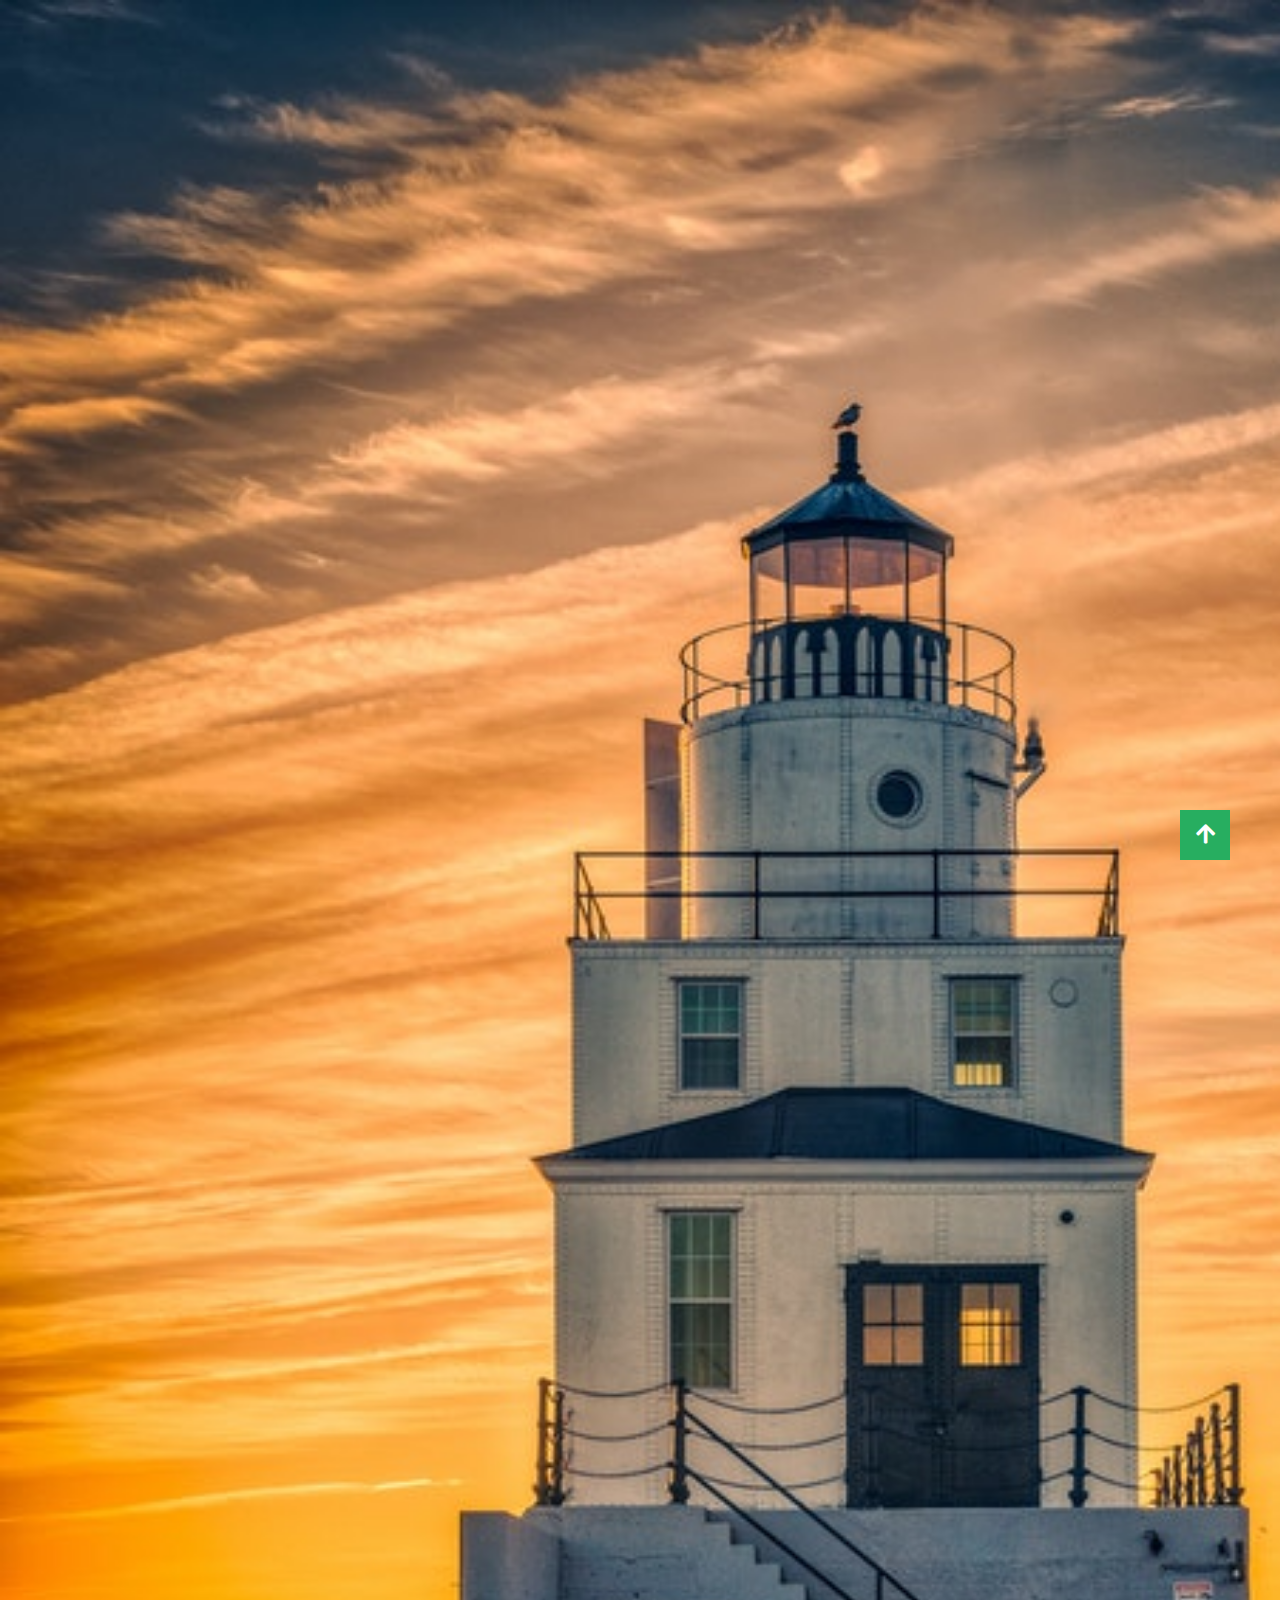
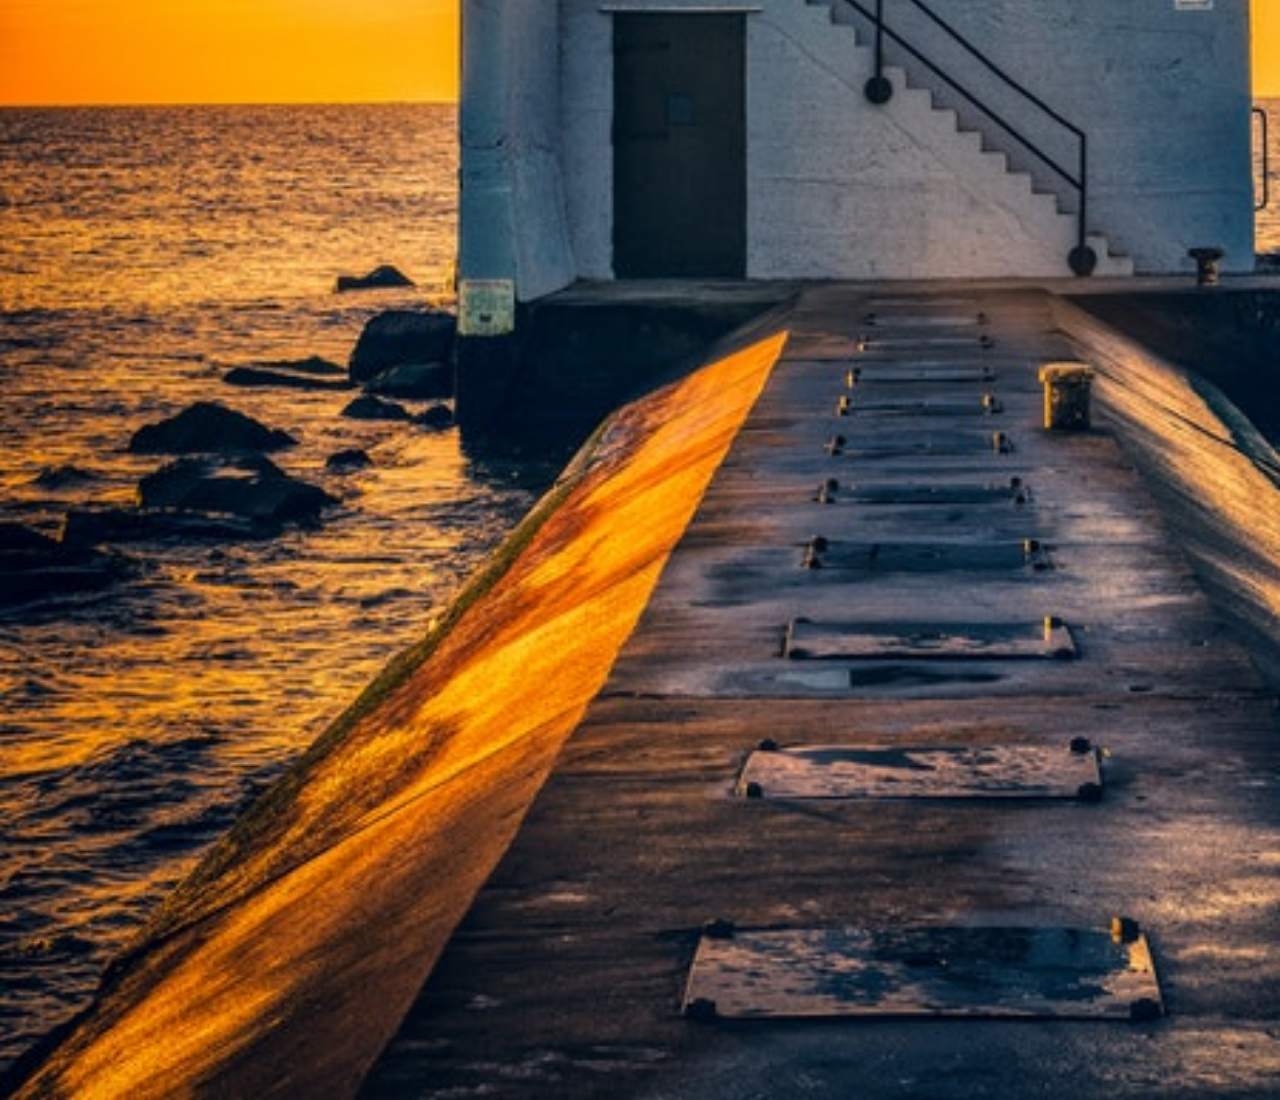
<file: index.html>
<!DOCTYPE html>
<html lang="en">
  <head>
    <meta charset="UTF-8" />
    <meta name="viewport" content="width=device-width, initial-scale=1.0" />
    <link rel="stylesheet" href="style.css" />
    <link
      rel="stylesheet"
      href="https://use.fontawesome.com/releases/v5.4.1/css/all.css"
    />
    <title>Scroll Top Button</title>
  </head>
  <body>
    <section></section>
    <a class="gotopbtn" href="#"><i class="fas fa-arrow-up"></i></a>
  </body>
</html>
</file>
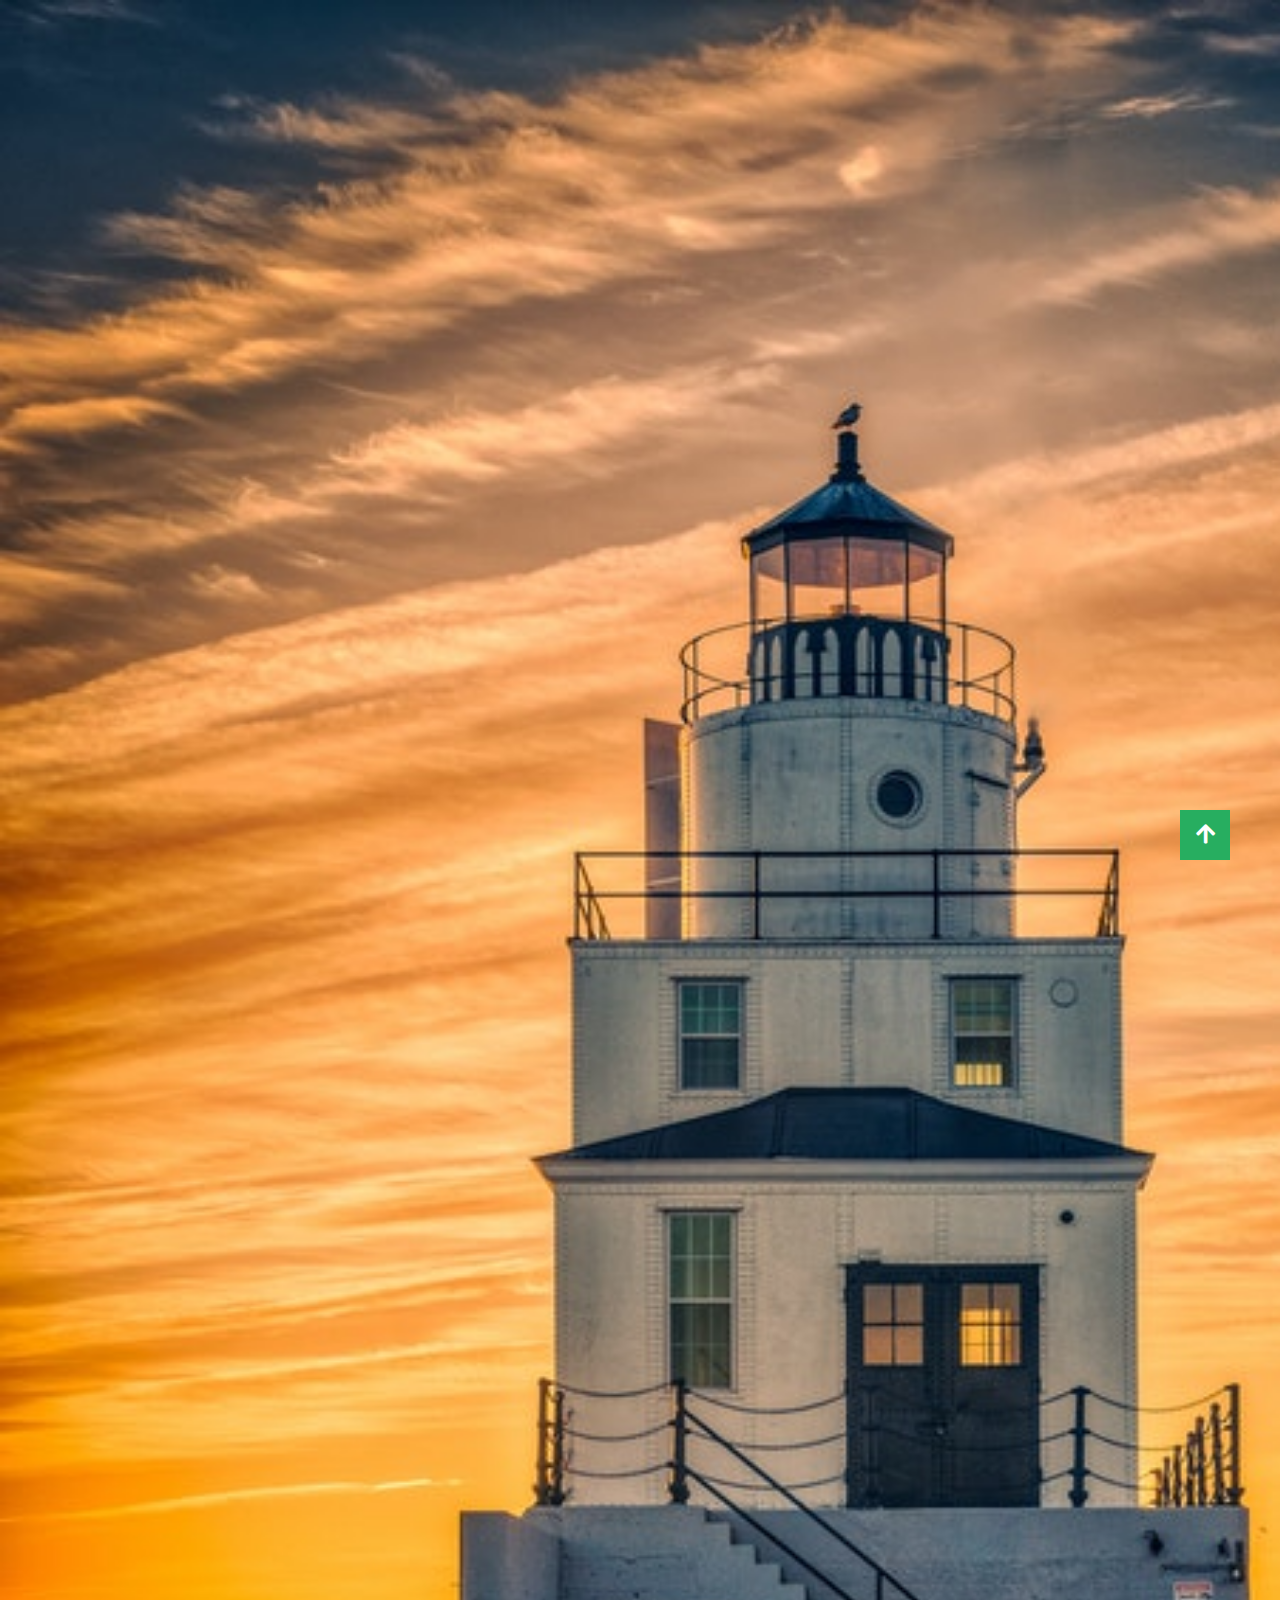
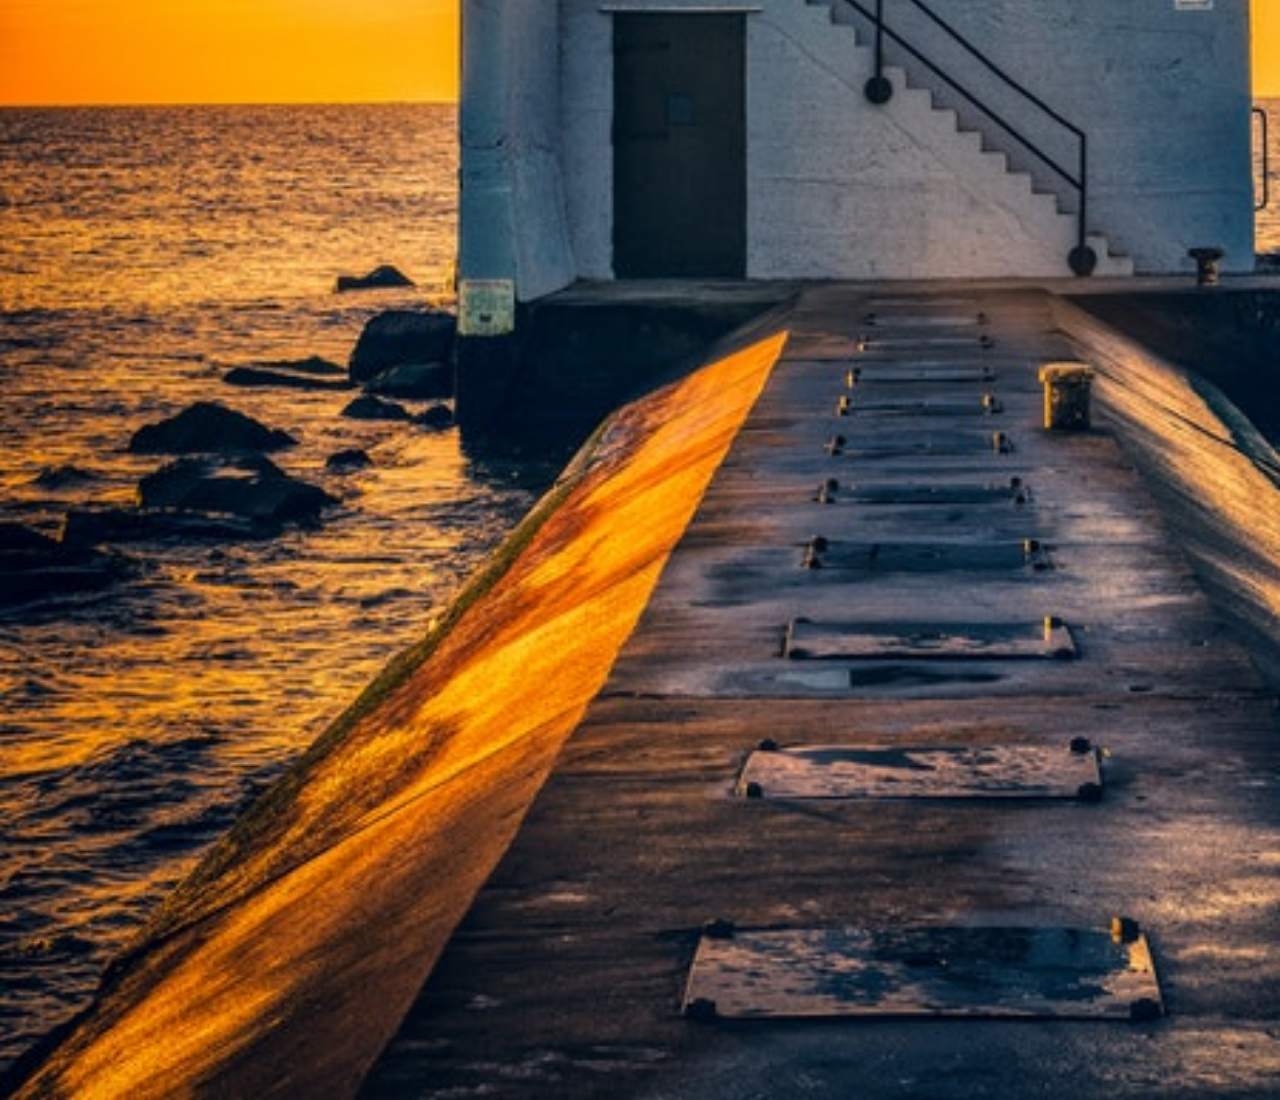
<file: files/index.html>
<!DOCTYPE html>
<html lang="en" dir="ltr">
  <head>
    <meta charset="utf-8">
    <title></title>
    <link rel="stylesheet" href="style.css">
    <link rel="stylesheet" href="https://use.fontawesome.com/releases/v5.4.1/css/all.css">
  </head>
  <body>

    <section>

    </section>

    <a class="gotopbtn" href="#"> <i class="fas fa-arrow-up"></i> </a>
  </body>
</html>
</file>
<file: style.css>
html {
  scroll-behavior: smooth;
}

body {
  margin: 0;
  padding: 0;
}

section {
  width: 100%;
  height: 300vh;
  background: url(files/bg.jpg) no-repeat;
  background-size: cover;
}

.gotopbtn {
  position: fixed;
  width: 50px;
  height: 50px;
  background: #27ae60;
  bottom: 40px;
  right: 50px;
  text-decoration: none;
  text-align: center;
  line-height: 50px;
  color: white;
  font-size: 22px;
}
</file>
<file: files/style.css>
html{
  scroll-behavior: smooth;
}
body{

  margin: 0;
  padding: 0;
}
section{
  width: 100%;
  height: 300vh;
  background: url(bg.jpg) no-repeat;
  background-size: cover;
}
.gotopbtn{
  position: fixed;
  width: 50px;
  height: 50px;
  background: #27ae60;
  bottom: 40px;
  right: 50px;

  text-decoration: none;
  text-align: center;
  line-height: 50px;
  color: white;
  font-size: 22px;
}
</file>
